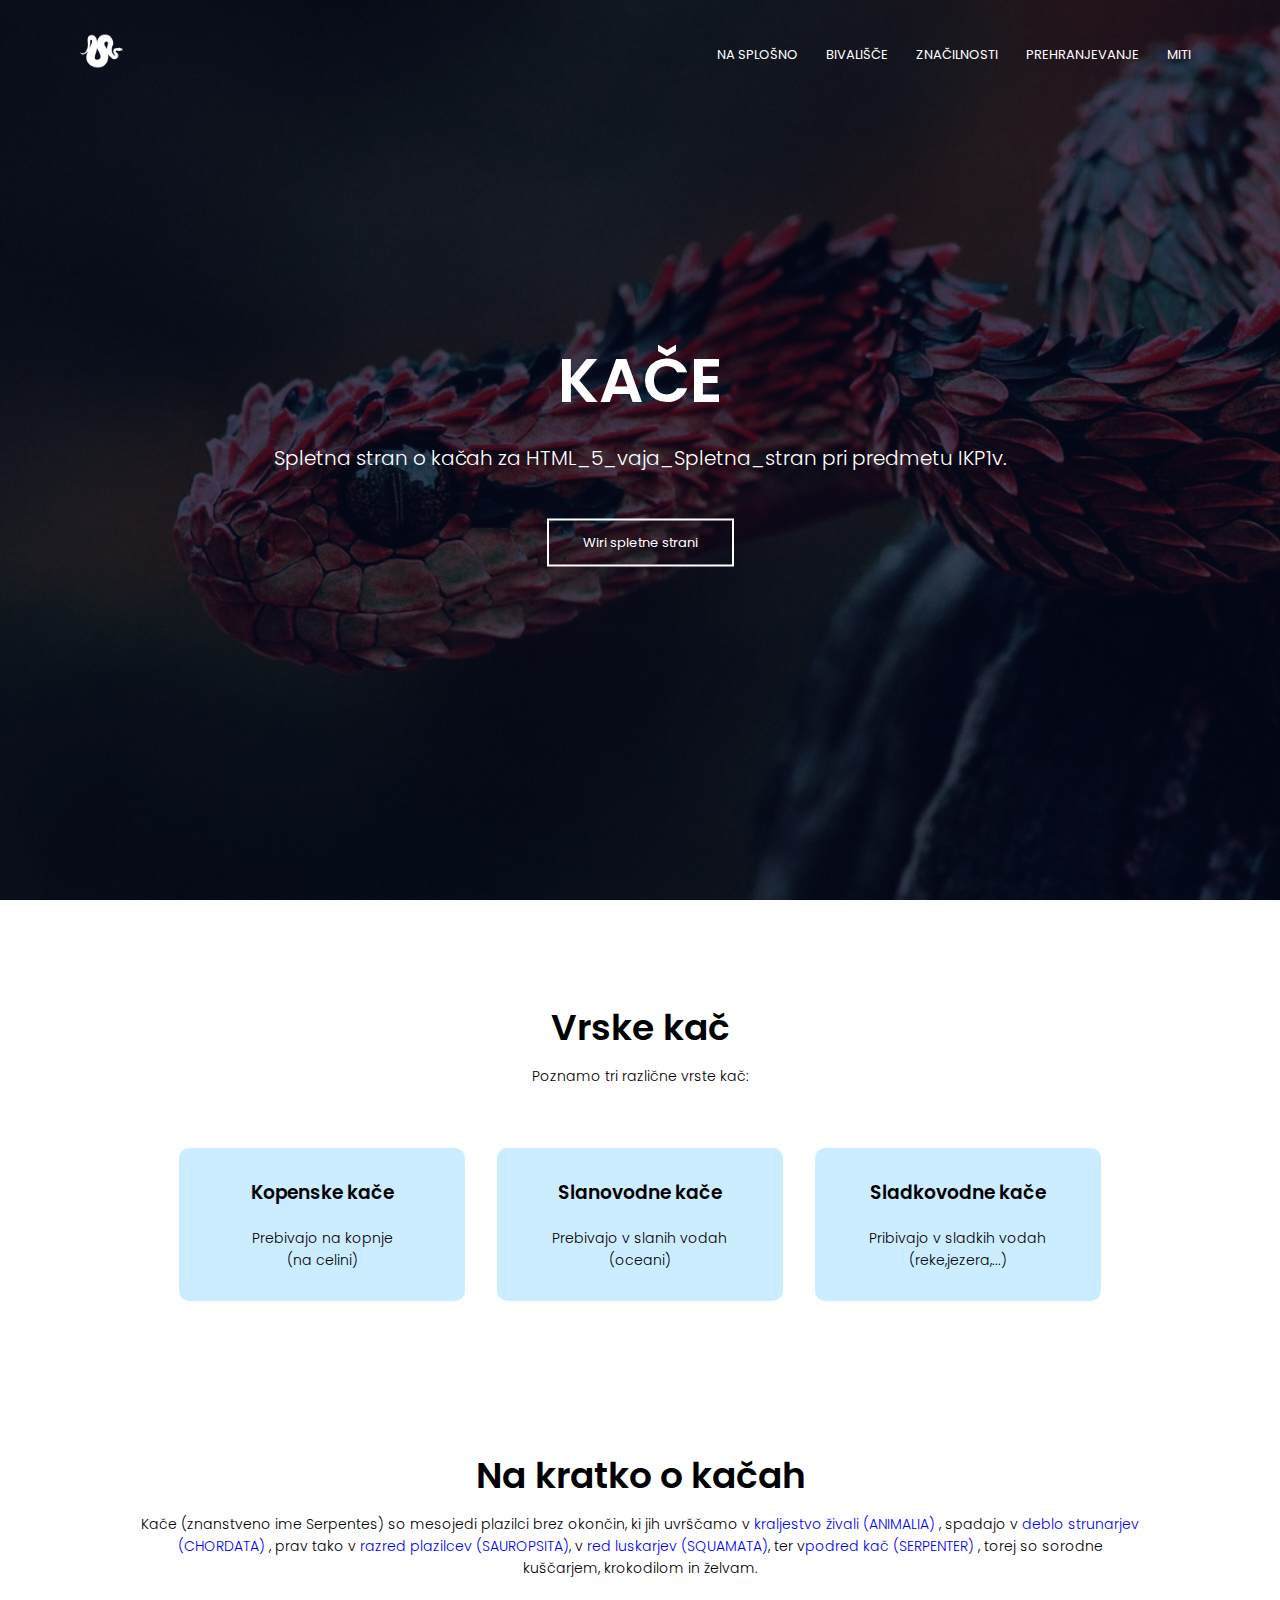
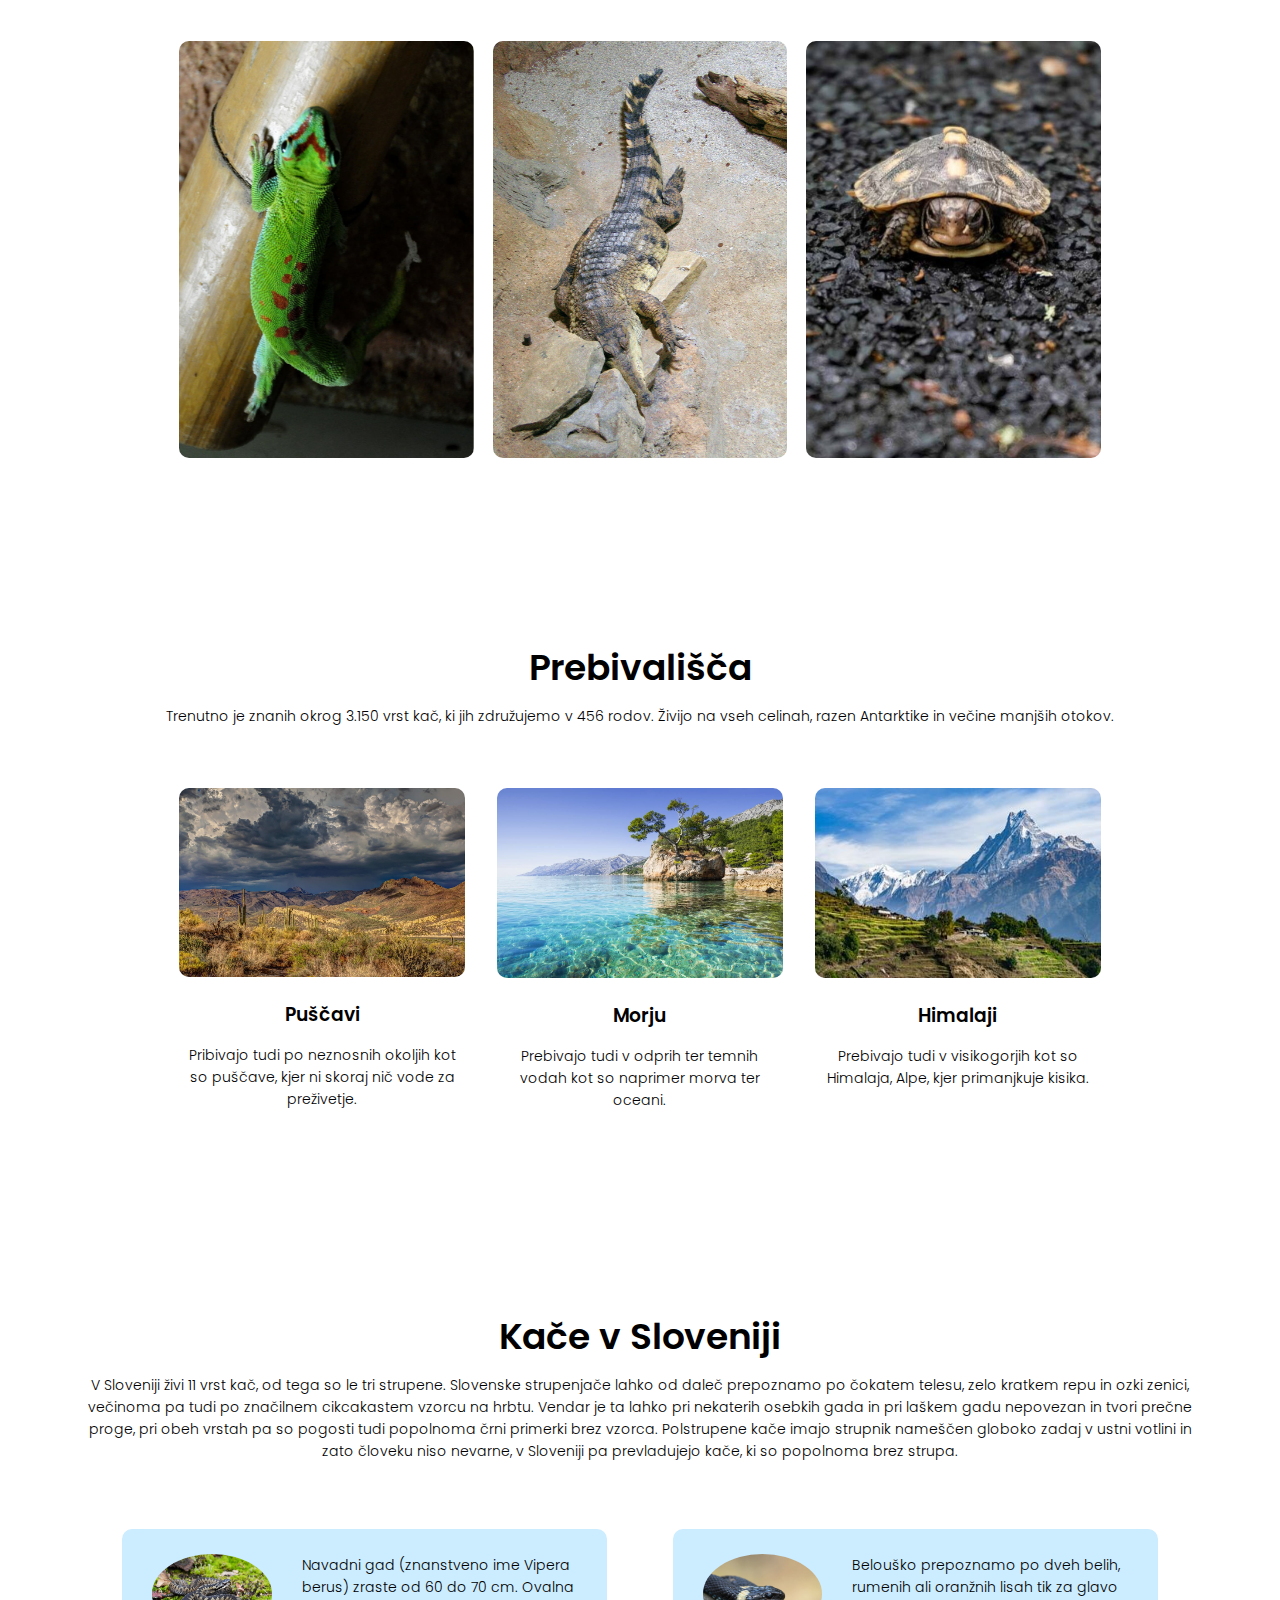
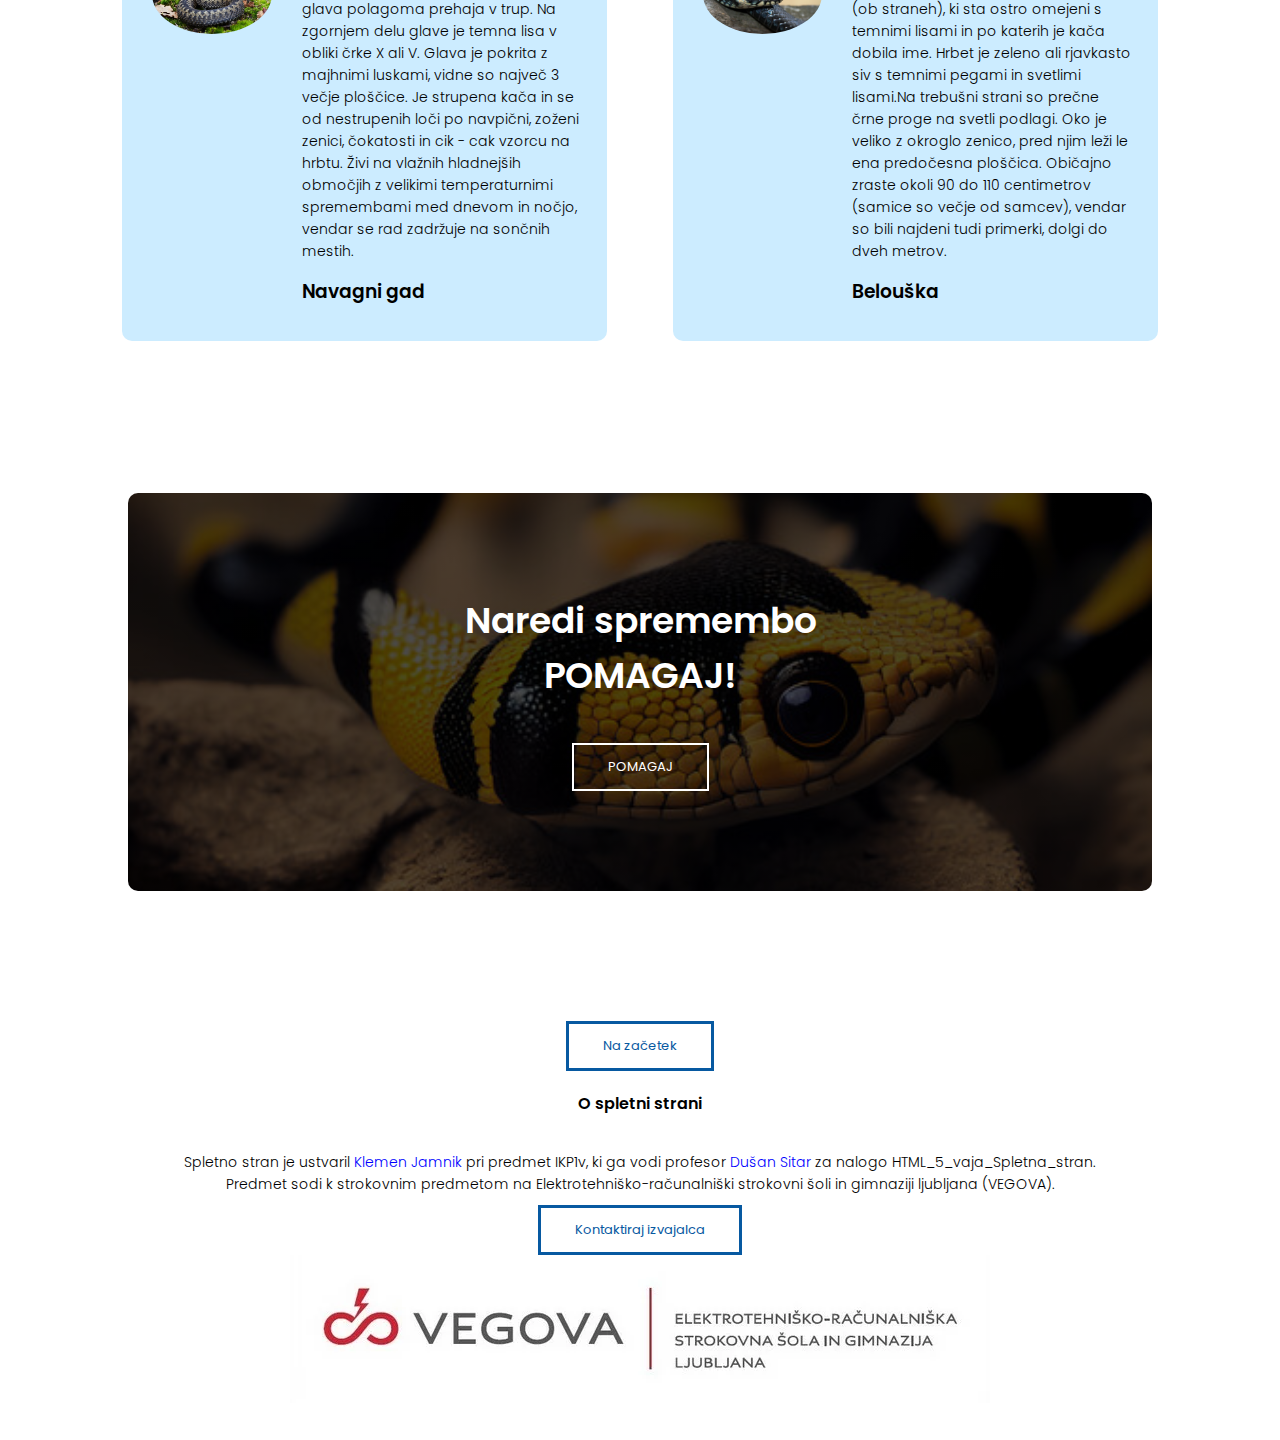
<file: index.html>
<!DOCTYPE html>
<html>
  <head>
    <meta  name="viewport" content="with=device-width, initial-scale=1.0">
    <title>Snakes</title>
    <link rel="icon" type="image/x-icon" href="2.png">
    <link rel="stylesheet" href="style.css">
    <link rel="preconnect" href="https://fonts.googleapis.com">
<link rel="preconnect" href="https://fonts.gstatic.com" crossorigin>
<link href="https://fonts.googleapis.com/css2?family=Poppins:wght@200;300;400;600;700&display=swap" rel="stylesheet">
  </head>
  <body>
  <Section class="header">
    <nav>
        <a href="index.html"><img src="2.png"></a>
        <div class="nav-links">
          <ul>
            <li><a href="index.html">NA SPLOŠNO</a></li>
            <li><a href="bivališče.html">BIVALIŠČE</a></li>
            <li><a href="značilnosti.html">ZNAČILNOSTI</a></li>
            <li><a href="prehranjevanje.html">PREHRANJEVANJE</a></li>
            <li><a href="miti.html">MITI</a></li>
          </ul>
        </div>
    </nav>  
   <div class="text-box">
      <h1 id="kače">KAČE</h1>
      <p>Spletna stran o kačah za HTML_5_vaja_Spletna_stran pri predmetu IKP1v.
      </p>
      <a href="https://sl.wikipedia.org/wiki/Ka%C4%8De" class="hero-btn" target="_blank">Wiri spletne strani</a>

   </div>

  </Section>  

  <!------ vrstekač ------->

  <section class="course">
    <h1>Vrske kač</h1>
    <p>Poznamo tri različne vrste kač:</p>

    <div class="row">
      <div class="course-col">
        <h3>Kopenske kače</h3>
        <p>Prebivajo na kopnje <br>(na celini)</p>
      </div>
      <div class="course-col">
        <h3>Slanovodne kače</h3>
        <p>Prebivajo v slanih vodah <br>(oceani)</p>
      </div>
      <div class="course-col">
        <h3>Sladkovodne kače</h3>
        <p>Pribivajo v sladkih vodah <br>(reke,jezera,...)</p>
      </div>
    </div>
    
  </section>

  <!------campus------->

  <section class="campus">
    <h1>Na kratko  o kačah</h12>
    <p>Kače (znanstveno ime Serpentes) so mesojedi plazilci brez okončin, ki jih uvrščamo v  <span>kraljestvo živali (ANIMALIA)</span> , spadajo v <span>deblo strunarjev (CHORDATA)</span> , prav tako v <span>razred plazilcev (SAUROPSITA)</span>, v <span>red luskarjev (SQUAMATA)</span>, ter v<span>podred kač (SERPENTER)</span> , torej so sorodne kuščarjem, krokodilom in želvam.</p>

    <div class="row">
      <div class="campus-col">
        <img src="3.png">
        <div class="layer">
          <h3>Kuščarjem</h3>
        </div>
      </div>
      <div class="campus-col">
        <img src="4.png">
        <div class="layer">
          <h3>Krokodilom</h3>
        </div>
      </div>
      <div class="campus-col">
        <img src="5.png">
        <div class="layer">
          <h3>Želvam</h3>
        </div>
      </div>
    </div>

  </section>

<!------ Facilities ------>

  <section class="facilities">
    <h1>Prebivališča</h1>
    <p>Trenutno je znanih okrog 3.150 vrst kač, ki jih združujemo v 456 rodov. Živijo na vseh celinah, razen Antarktike in večine manjših otokov.</p>

    <div class="row">
      <div class="facilities-col">
        <img src="7.png">
        <h3>Puščavi</h3>
        <p>Pribivajo tudi po neznosnih okoljih kot so puščave, kjer ni skoraj nič vode  za preživetje. </p>
      </div>
      <div class="facilities-col">
        <img src="6.png">
        <h3>Morju</h3>
        <p>Prebivajo tudi v odprih ter temnih vodah kot so naprimer morva ter oceani.</p>
      </div>
      <div class="facilities-col">
        <img src="8.jpeg">
        <h3>Himalaji</h3>
        <p>Prebivajo tudi v visikogorjih kot so Himalaja, Alpe, kjer primanjkuje kisika.</p>
      </div>
    </div>

  </section>

<!------- testimonials ----->

<section class="testimonials">
  <h1>Kače v Sloveniji</h1>
  <p>V Sloveniji živi 11 vrst kač, od tega so le tri strupene. Slovenske strupenjače lahko od daleč prepoznamo po čokatem telesu, zelo kratkem repu in ozki zenici, večinoma pa tudi po značilnem cikcakastem vzorcu na hrbtu. Vendar je ta lahko pri nekaterih osebkih gada in pri laškem gadu nepovezan in tvori prečne proge, pri obeh vrstah pa so pogosti tudi popolnoma črni primerki brez vzorca. Polstrupene kače imajo strupnik nameščen globoko zadaj v ustni votlini in zato človeku niso nevarne, v Sloveniji pa prevladujejo kače, ki so popolnoma brez strupa. </p>

<div class="row">
  <div class="testimonial-col">
    <img src="9.jpg">
    <div>
      <p>Navadni gad (znanstveno ime Vipera berus) zraste od 60 do 70 cm. Ovalna glava polagoma prehaja v trup. Na zgornjem delu glave je temna lisa v obliki črke X ali V. Glava je pokrita z majhnimi luskami, vidne so največ 3 večje ploščice. Je strupena kača in se od nestrupenih loči po navpični, zoženi zenici, čokatosti in cik - cak vzorcu na hrbtu. Živi na vlažnih hladnejših območjih z velikimi temperaturnimi spremembami med dnevom in nočjo, vendar se rad zadržuje na sončnih mestih.</p>
      <h3>Navagni gad</h3>
    </div>
  </div>
  <div class="testimonial-col">
    <img src="10.jpg">
    <div>
      <p>Belouško prepoznamo po dveh belih, rumenih ali oranžnih lisah tik za glavo (ob straneh), ki sta ostro omejeni s temnimi lisami in po katerih je kača dobila ime. Hrbet je zeleno ali rjavkasto siv s temnimi pegami in svetlimi lisami.Na trebušni strani so prečne črne proge na svetli podlagi. Oko je veliko z okroglo zenico, pred njim leži le ena predočesna ploščica. Običajno zraste okoli 90 do 110 centimetrov (samice so večje od samcev), vendar so bili najdeni tudi primerki, dolgi do dveh metrov.</p>
      <h3>Belouška</h3>
    </div>
  </div>
</div>

</section>

<!------- cal to action ------>

<section class="cta">
  <h1>Naredi spremembo <br>POMAGAJ!</h1>
  <a href="https://www.snakes.ngo/how-to-help-snakes/" class="hero-btn" target="_blank">POMAGAJ</a>
</section>

<!------- footer------>

<section class="footer">

  <a href="#kače" class="hero-btn red-btn">Na začetek</a>
  <h4>O spletni strani</h4>
  <p>Spletno stran je ustvaril <span>Klemen Jamnik</span> pri predmet IKP1v, ki ga vodi profesor <span>Dušan Sitar</span> za nalogo HTML_5_vaja_Spletna_stran. <br>Predmet sodi k strokovnim predmetom na Elektrotehniško-računalniški strokovni šoli in gimnaziji ljubljana (VEGOVA).</p>
  <a href="mailto:info.kjwebsite@gmail.com" class="hero-btn red-btn" target="_blank">Kontaktiraj izvajalca</a>

  <div class="icons">
    <img src="12.webp">
  </div>

</section>

  </body>
</html>
</file>
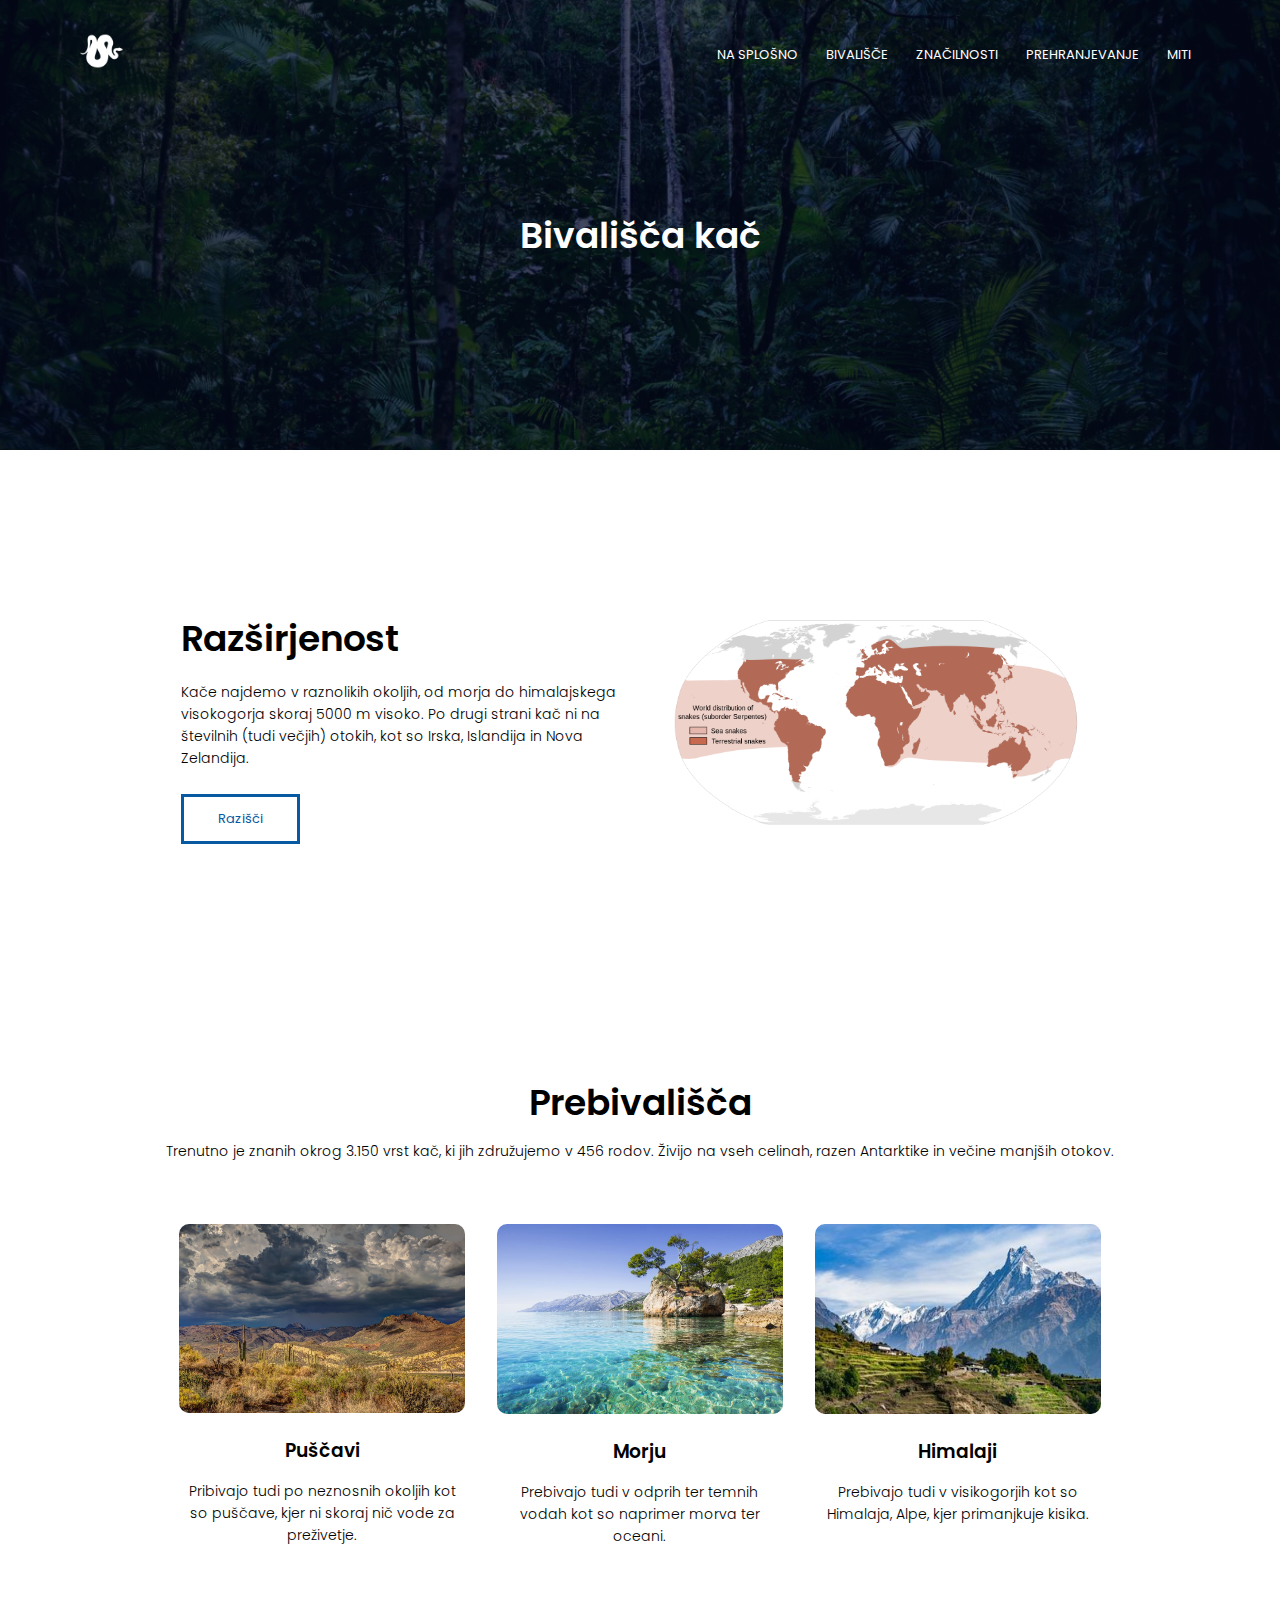
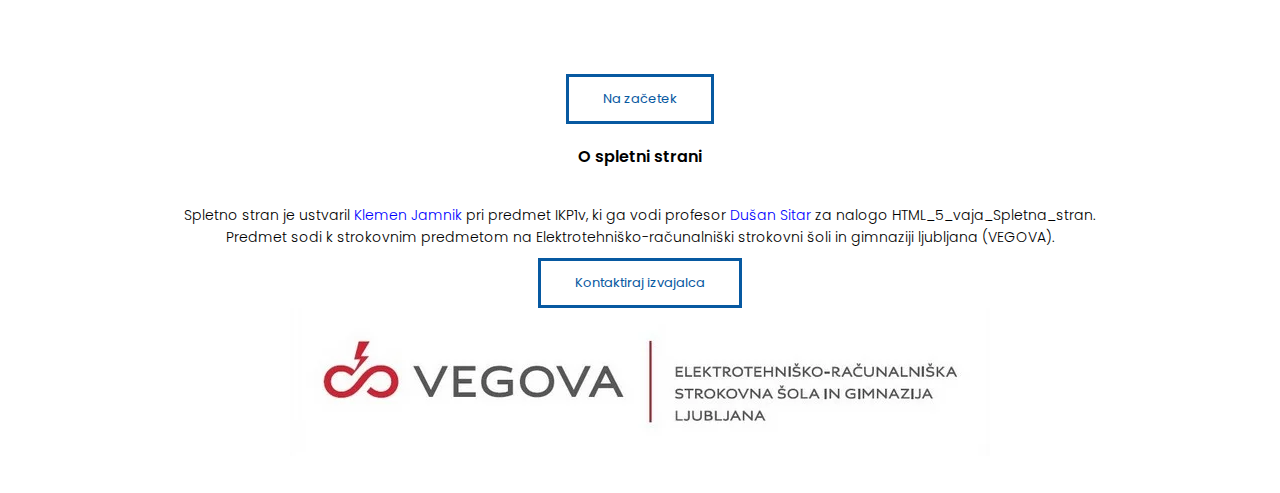
<file: bivališče.html>
<!DOCTYPE html>
<html>
  <head>
    <meta  name="viewport" content="with=device-width, initial-scale=1.0">
    <title>Snakes</title>
    <link rel="icon" type="image/x-icon" href="2.png">
    <link rel="stylesheet" href="style.css">
    <link rel="preconnect" href="https://fonts.googleapis.com">
<link rel="preconnect" href="https://fonts.gstatic.com" crossorigin>
<link href="https://fonts.googleapis.com/css2?family=Poppins:wght@200;300;400;600;700&display=swap" rel="stylesheet">
  </head>
  <body>

  <section class="sub-header">
    <nav>
        <a href="index.html"><img src="2.png"></a>
        <div class="nav-links" id="navLinks">
          <ul>
            <li><a href="index.html">NA SPLOŠNO</a></li>
            <li><a href="bivališče.html">BIVALIŠČE</a></li>
            <li><a href="značilnosti.html">ZNAČILNOSTI</a></li>
            <li><a href="prehranjevanje.html">PREHRANJEVANJE</a></li>
            <li><a href="miti.html">MITI</a></li>
          </ul>
        </div>
    </nav>  
    <h1 id="bivališče">Bivališča kač</h1>

 </section>  

<!------- bivališča kač vsebina ------->

<section class="about-us">
  <div class="row">
    <div class="about-col">
      <h1>Razširjenost</h1>
      <p>Kače najdemo v raznolikih okoljih, od morja do himalajskega visokogorja skoraj 5000 m visoko. Po drugi strani kač ni na številnih (tudi večjih) otokih, kot so Irska, Islandija in Nova Zelandija.</p>
      <a href="8433.pdf" class="hero-btn red-btn" target="_blank">Razišči</a>
    </div>
    <div class="about-col">
      <img src="zemljevid_kač.png">
    </div>
  </div>

</section>

<!------Prebivališča------->

<section class="facilities">
  <h1>Prebivališča</h1>
  <p>Trenutno je znanih okrog 3.150 vrst kač, ki jih združujemo v 456 rodov. Živijo na vseh celinah, razen Antarktike in večine manjših otokov.</p>

  <div class="row">
    <div class="facilities-col">
      <img src="7.png">
      <h3>Puščavi</h3>
      <p>Pribivajo tudi po neznosnih okoljih kot so puščave, kjer ni skoraj nič vode  za preživetje. </p>
    </div>
    <div class="facilities-col">
      <img src="6.png">
      <h3>Morju</h3>
      <p>Prebivajo tudi v odprih ter temnih vodah kot so naprimer morva ter oceani.</p>
    </div>
    <div class="facilities-col">
      <img src="8.jpeg">
      <h3>Himalaji</h3>
      <p>Prebivajo tudi v visikogorjih kot so Himalaja, Alpe, kjer primanjkuje kisika.</p>
    </div>
  </div>

</section>

<!------- footer------>

<section class="footer">

  <a href="#bivališče" class="hero-btn red-btn">Na začetek</a>
  <h4>O spletni strani</h4>
  <p>Spletno stran je ustvaril <span>Klemen Jamnik</span> pri predmet IKP1v, ki ga vodi profesor <span>Dušan Sitar</span> za nalogo HTML_5_vaja_Spletna_stran. <br>Predmet sodi k strokovnim predmetom na Elektrotehniško-računalniški strokovni šoli in gimnaziji ljubljana (VEGOVA).</p>
  <a href="mailto:info.kjwebsite@gmail.com" class="hero-btn red-btn" target="_blank">Kontaktiraj izvajalca</a>

  <div class="icons">
    <img src="12.webp">
  </div>

</section>

  </body>
</html>
</file>
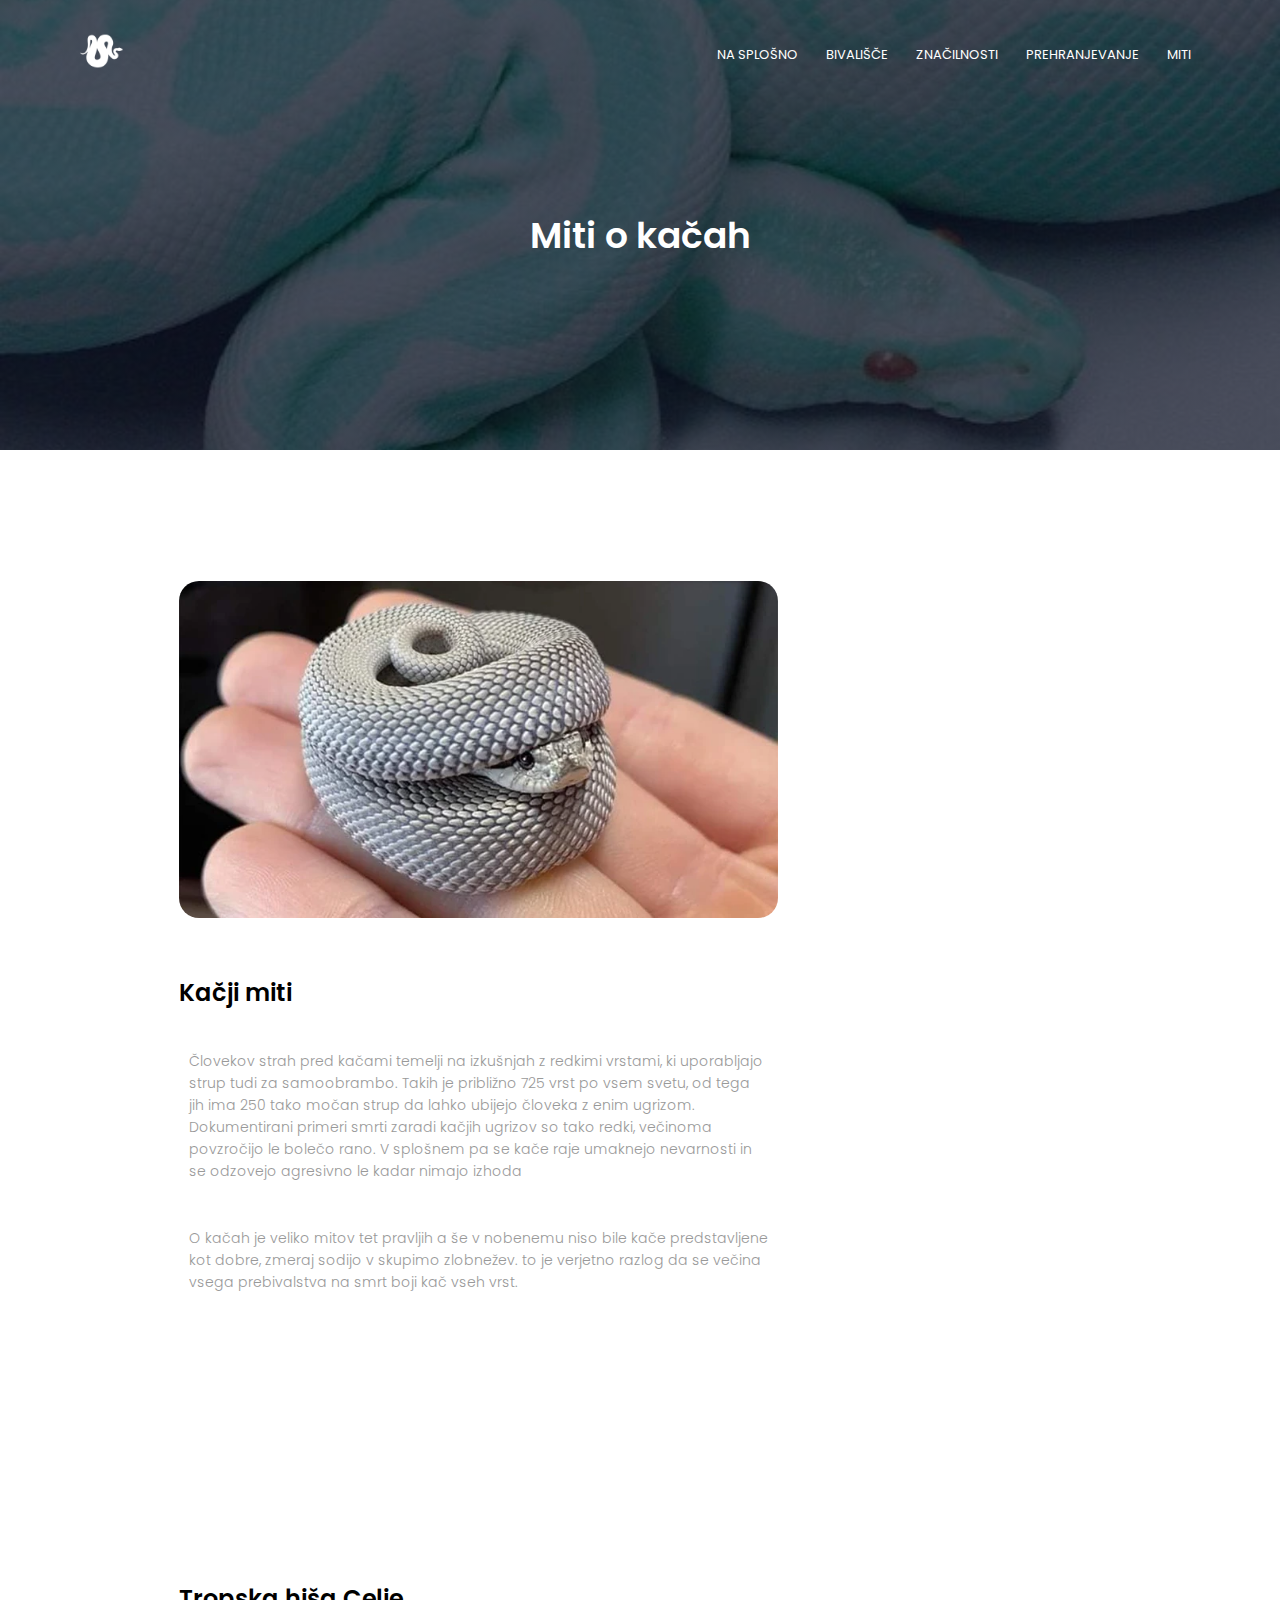
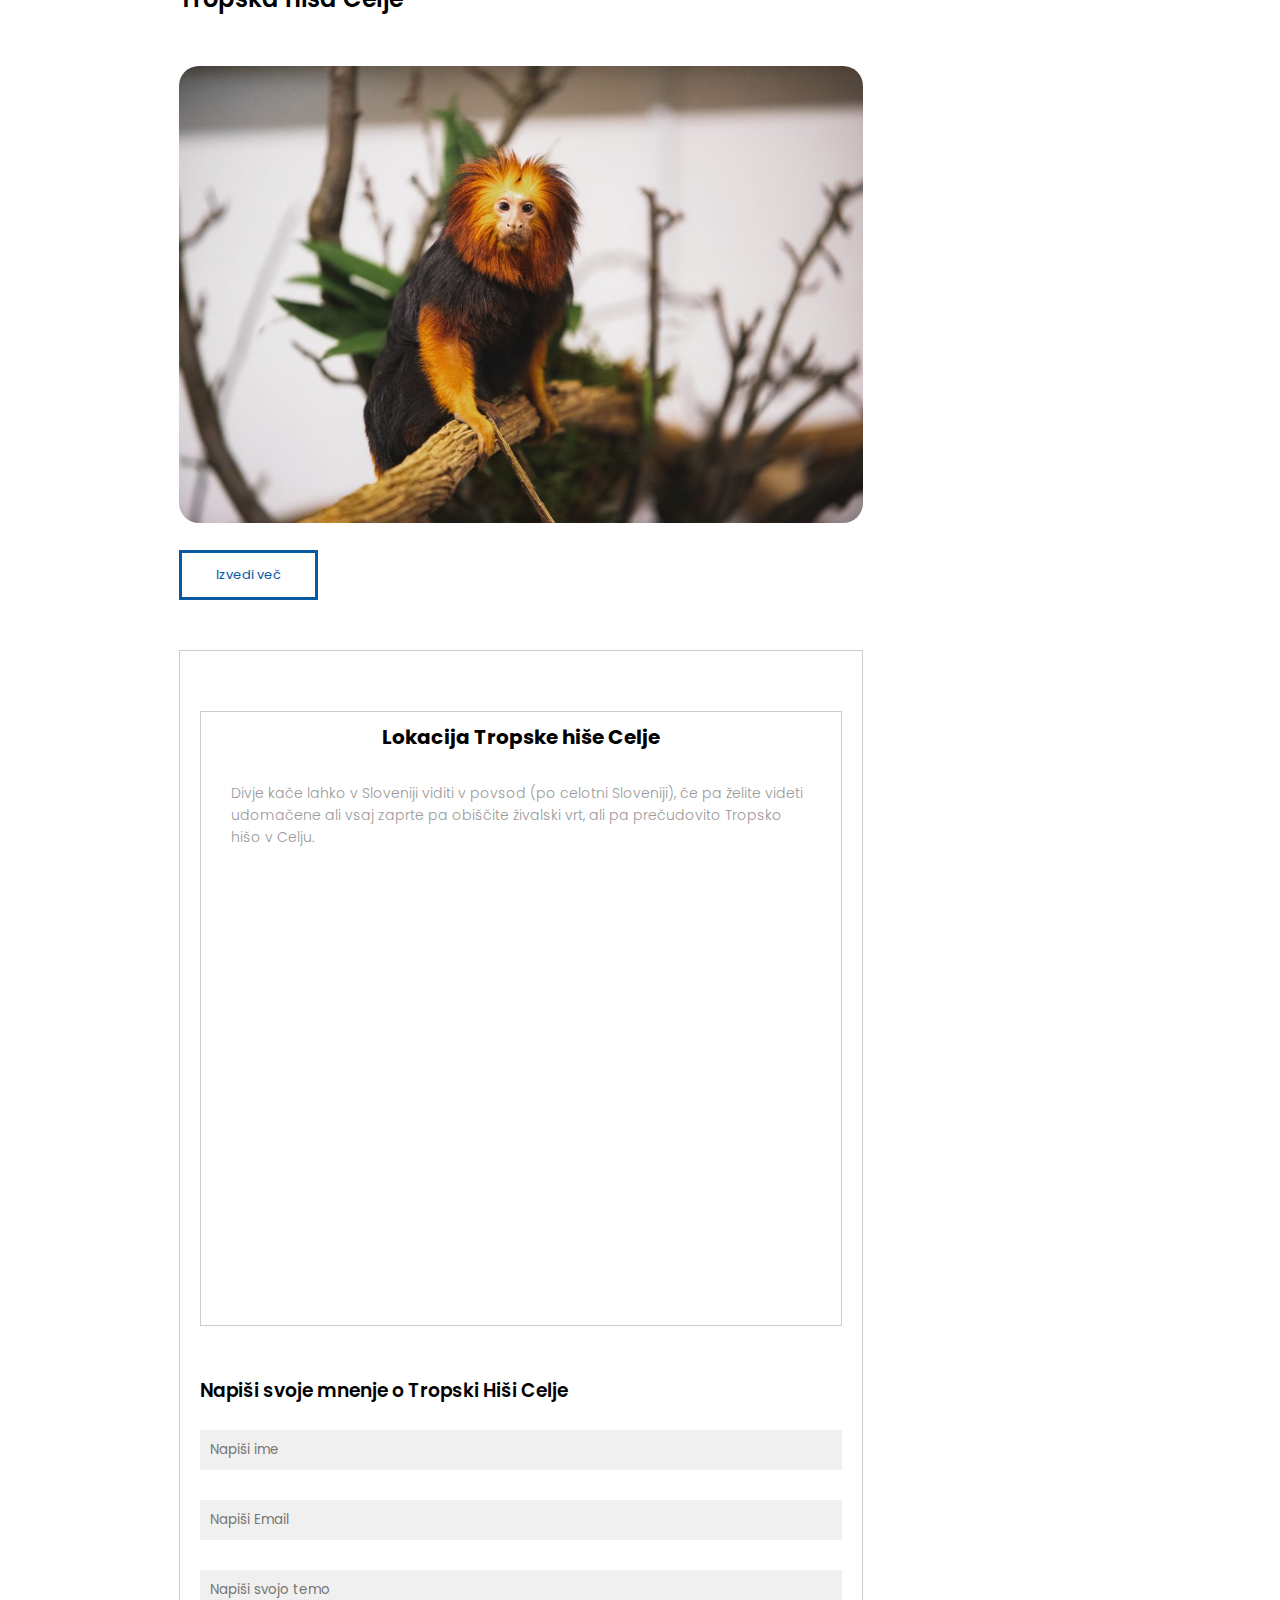
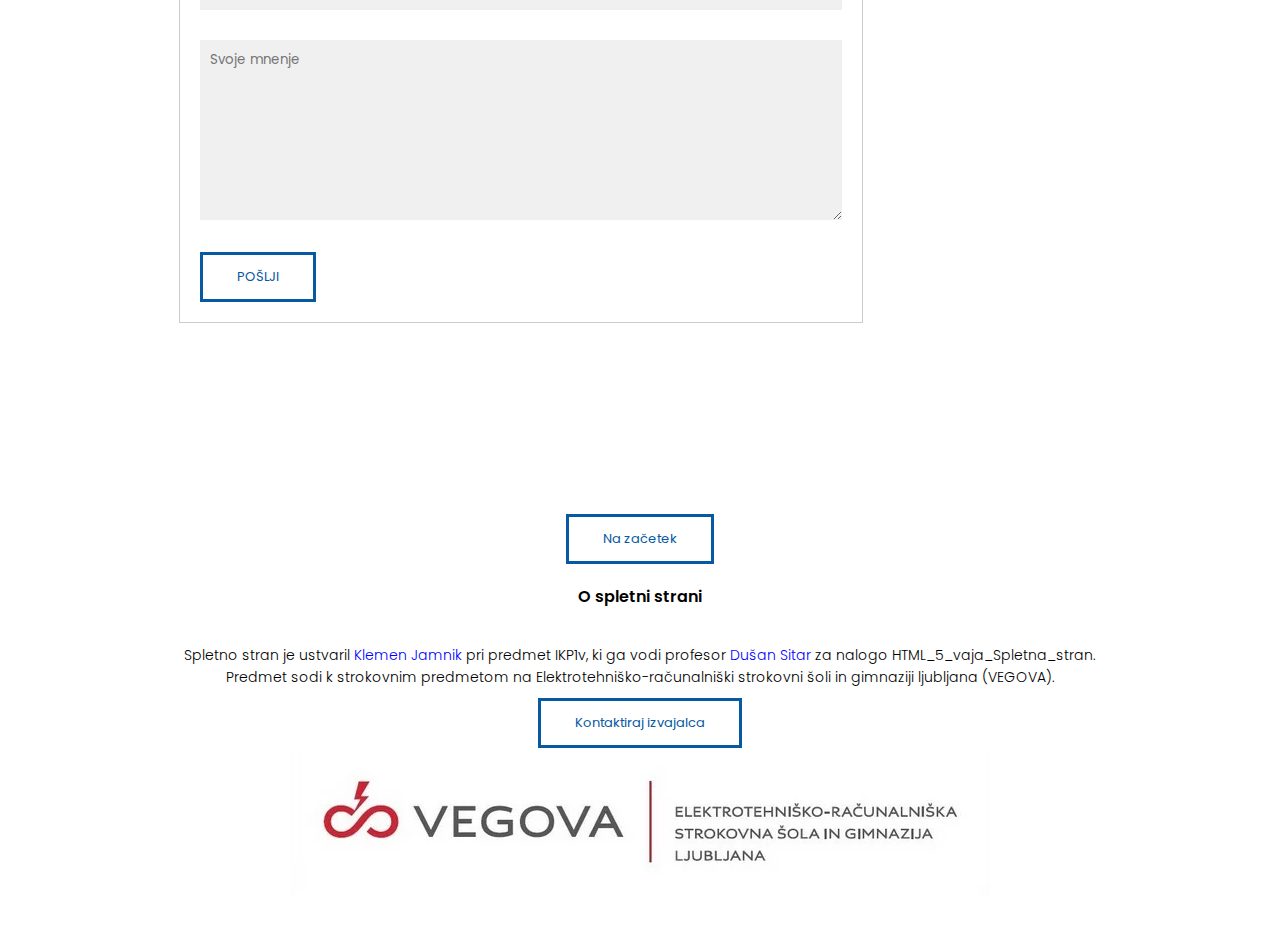
<file: miti.html>
<!DOCTYPE html>
<html>
  <head>
    <meta  name="viewport" content="with=device-width, initial-scale=1.0">
    <title>Snakes</title>
    <link rel="icon" type="image/x-icon" href="2.png">
    <link rel="stylesheet" href="style.css">
    <link rel="preconnect" href="https://fonts.googleapis.com">
<link rel="preconnect" href="https://fonts.gstatic.com" crossorigin>
<link href="https://fonts.googleapis.com/css2?family=Poppins:wght@200;300;400;600;700&display=swap" rel="stylesheet">
  </head>
  <body>

  <section class="miti-header">
    <nav>
        <a href="index.html"><img src="2.png"></a>
        <div class="nav-links" id="navLinks">
          <ul>
            <li><a href="index.html">NA SPLOŠNO</a></li>
            <li><a href="bivališče.html">BIVALIŠČE</a></li>
            <li><a href="značilnosti.html">ZNAČILNOSTI</a></li>
            <li><a href="prehranjevanje.html">PREHRANJEVANJE</a></li>
            <li><a href="miti.html">MITI</a></li>
          </ul>
        </div>
    </nav>  
    <h1 id="miti">Miti o kačah</h1>

 </section>  

<!-------prehranjevanje------->

<section class="prehranjevanje">

  <div class="row">
    <div class="besedilo-left">
      <img src="14.png">
      <h2>Kačji miti</h2>
      <p>Človekov strah pred kačami temelji na izkušnjah z redkimi vrstami, ki uporabljajo strup tudi za samoobrambo. Takih je približno 725 vrst po vsem svetu, od tega jih ima 250 tako močan strup da lahko ubijejo človeka z enim ugrizom. Dokumentirani primeri smrti zaradi kačjih ugrizov so tako redki, večinoma povzročijo le bolečo rano. V splošnem pa se kače raje umaknejo nevarnosti in se odzovejo agresivno le kadar nimajo izhoda</p> 
      <br>
      <p>O kačah je veliko mitov tet pravljih a še v nobenemu niso bile kače predstavljene kot dobre, zmeraj sodijo v skupimo zlobnežev. to je verjetno razlog da se večina vsega prebivalstva na smrt boji kač vseh vrst.</p>
      <br>
      
     
    </div>
  </div>

</section>

<!------svoje mnenje------>

<section class="prehranjevanje">

  <div class="row">
    <div class="besedilo-left">
      
      <h2>Tropska hiša Celje</h2>
      <img class="tropska-hiša" src="tropska-haša.jpg">


      <a href="https://tropskahisa.si/" class="hero-btn red-btn" target="_blank">Izvedi več</a>
      <div class="comment-box">

        <div class="comment-box">


          <!-------zemljevid------>
  
          <section class="location">
  
            
            <h5>Lokacija Tropske hiše Celje</h5>
            <p>Divje kače lahko v Sloveniji viditi v povsod (po celotni Sloveniji), če pa želite videti udomačene ali vsaj zaprte pa obiščite živalski vrt, ali pa prečudovito Tropsko hišo v Celju.</p>
            <iframe src="https://www.google.com/maps/embed?pb=!1m18!1m12!1m3!1d20445.59280631819!2d15.260477035116624!3d46.22422779779825!2m3!1f0!2f0!3f0!3m2!1i1024!2i768!4f13.1!3m3!1m2!1s0x4765715e7339c3e7%3A0x6841b79b14a246e6!2sTropska%20hi%C5%A1a!5e0!3m2!1ssl!2ssi!4v1677500339015!5m2!1ssl!2ssi" width="600" height="450" style="border:0;" allowfullscreen="" loading="lazy" referrerpolicy="no-referrer-when-downgrade"></iframe>
  
          </section>
  
  
        </div>

        <h3>Napiši svoje mnenje o Tropski Hiši Celje</h3>
      
        <form class="mnenje">
          <form action="form-handler.php" method="post">
            <input type="text" name="name" placeholder="Napiši ime">
            <input type="email" name="email" placeholder="Napiši Email">
            <input type="text" name="subject" placeholder="Napiši svojo temo" required>
            <textarea rows="8" name="message" placeholder="Svoje mnenje"></textarea>
            <button type="submit" class="hero-btn red-btn">POŠLJI</button>
          </form>
        </form>
      
      </div>
    </div>
  </div>

</section>

<!------- footer------>

<section class="footer">
  <a href="#miti" class="hero-btn red-btn">Na začetek</a>
  <h4>O spletni strani</h4>
  <p>Spletno stran je ustvaril <span>Klemen Jamnik</span> pri predmet IKP1v, ki ga vodi profesor <span>Dušan Sitar</span> za nalogo HTML_5_vaja_Spletna_stran. <br>Predmet sodi k strokovnim predmetom na Elektrotehniško-računalniški strokovni šoli in gimnaziji ljubljana (VEGOVA).</p>
  <a href="mailto:info.kjwebsite@gmail.com" class="hero-btn red-btn" target="_blank">Kontaktiraj izvajalca</a>

  <div class="icons">
    <img src="12.webp">
  </div>

</section>

  </body>
</html>
</file>
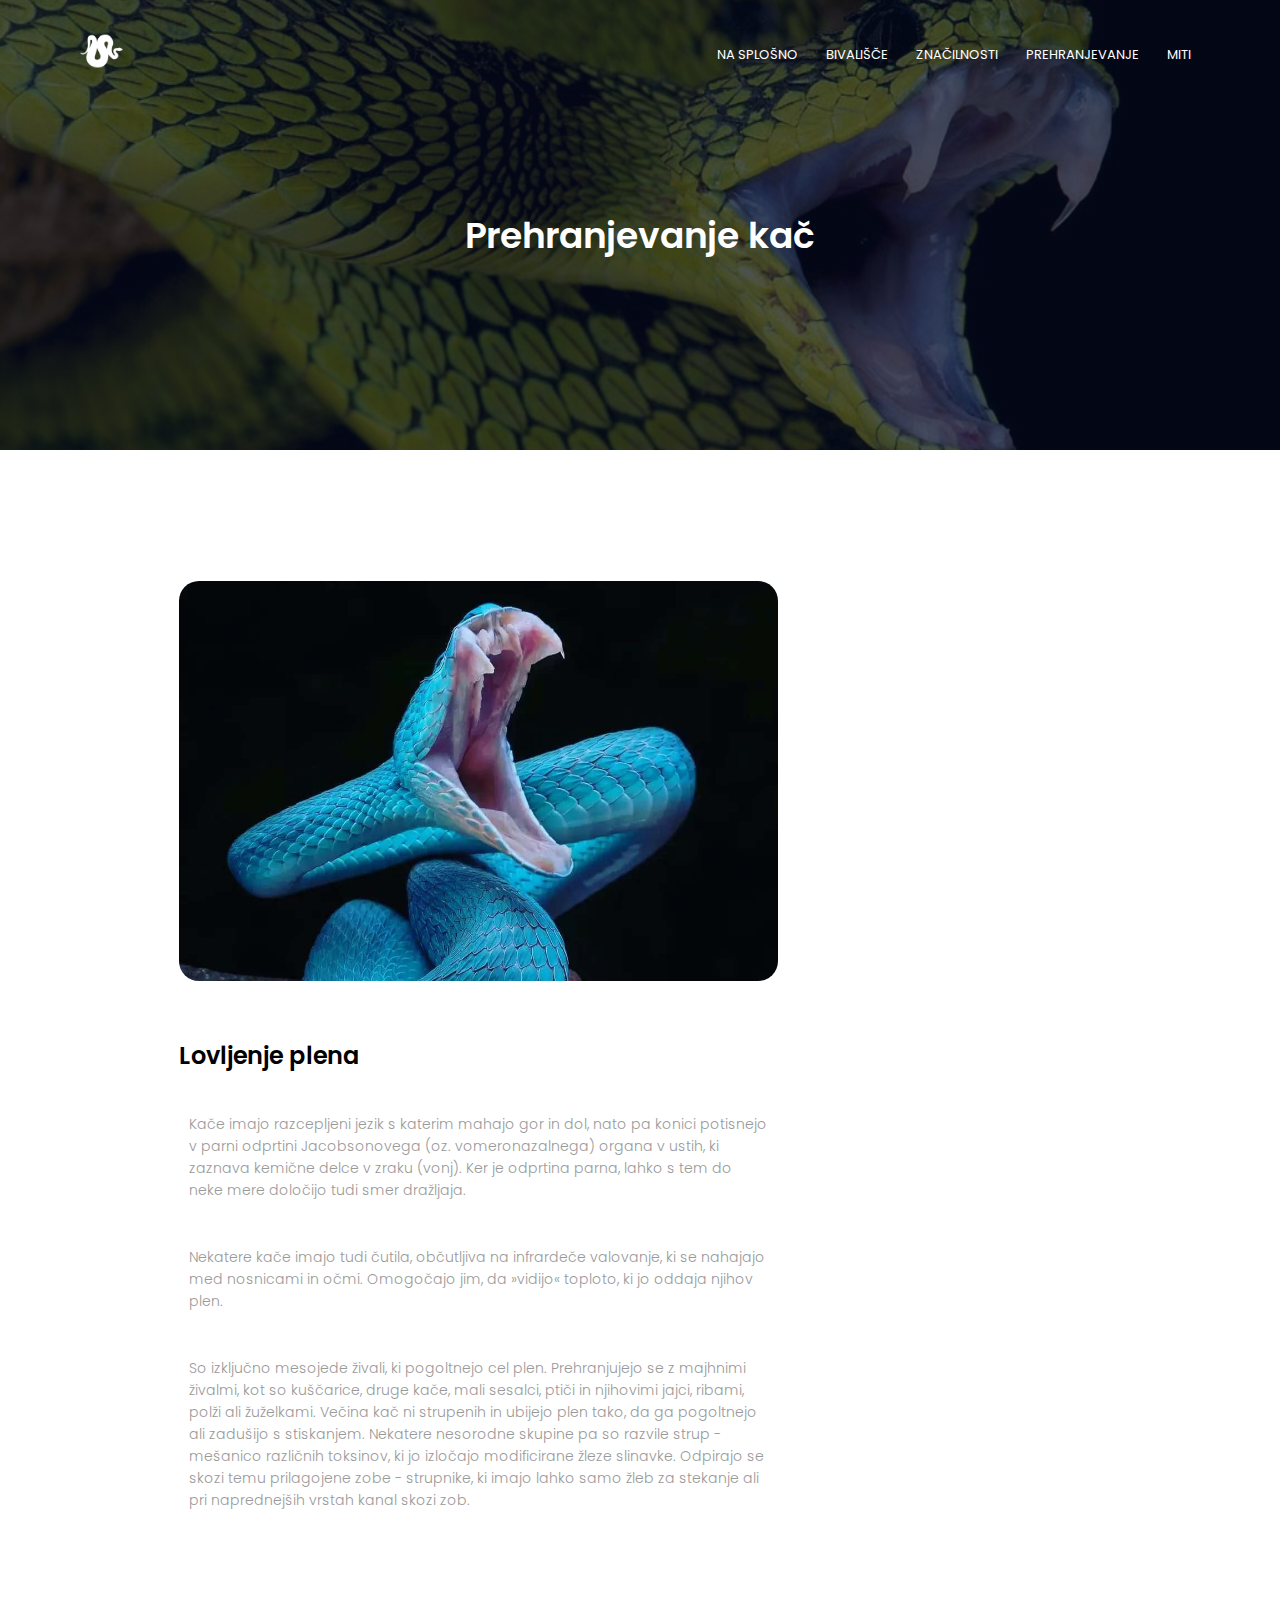
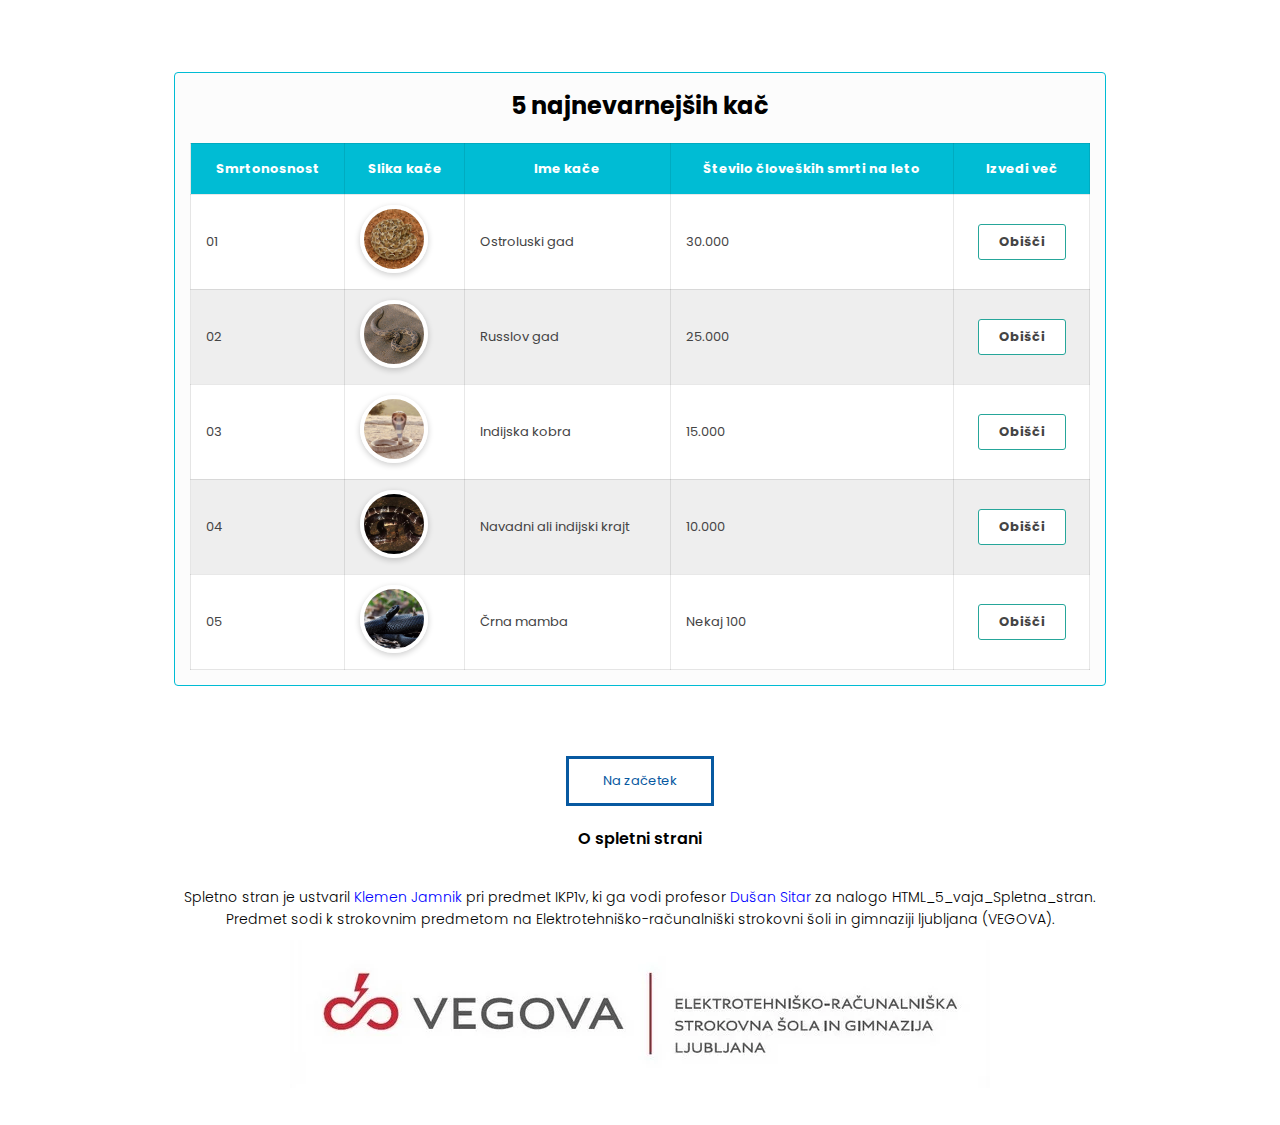
<file: prehranjevanje.html>
<!DOCTYPE html>
<html>
  <head>
    <meta  name="viewport" content="with=device-width, initial-scale=1.0">
    <title>Snakes</title>
    <link rel="icon" type="image/x-icon" href="2.png">
    <link rel="stylesheet" href="style.css">
    <link rel="preconnect" href="https://fonts.googleapis.com">
<link rel="preconnect" href="https://fonts.gstatic.com" crossorigin>
<link href="https://fonts.googleapis.com/css2?family=Poppins:wght@200;300;400;600;700&display=swap" rel="stylesheet">
  </head>
  <body>

  <section class="pre-header">
    <nav>
        <a href="index.html"><img src="2.png"></a>
        <div class="nav-links" id="navLinks">
          <ul>
            <li><a href="index.html">NA SPLOŠNO</a></li>
            <li><a href="bivališče.html">BIVALIŠČE</a></li>
            <li><a href="značilnosti.html">ZNAČILNOSTI</a></li>
            <li><a href="prehranjevanje.html">PREHRANJEVANJE</a></li>
            <li><a href="miti.html">MITI</a></li>
          </ul>
        </div>
    </nav>  
    <h1 id="prehranjevanje">Prehranjevanje kač</h1>

 </section>  

<!-------prehranjevanje------->

<section class="prehranjevanje">

  <div class="row">
    <div class="besedilo-left">
      <img src="13.jpg">
      <h2>Lovljenje plena</h2>
      <p>Kače imajo razcepljeni jezik s katerim mahajo gor in dol, nato pa konici potisnejo v parni odprtini Jacobsonovega (oz. vomeronazalnega) organa v ustih, ki zaznava kemične delce v zraku (vonj). Ker je odprtina parna, lahko s tem do neke mere določijo tudi smer dražljaja.</p> 
      <br>
      <p>Nekatere kače imajo tudi čutila, občutljiva na infrardeče valovanje, ki se nahajajo med nosnicami in očmi. Omogočajo jim, da »vidijo« toploto, ki jo oddaja njihov plen.</p>
      <br>
      <p>So izključno mesojede živali, ki pogoltnejo cel plen. Prehranjujejo se z majhnimi živalmi, kot so kuščarice, druge kače, mali sesalci, ptiči in njihovimi jajci, ribami, polži ali žuželkami. Večina kač ni strupenih in ubijejo plen tako, da ga pogoltnejo ali zadušijo s stiskanjem. Nekatere nesorodne skupine pa so razvile strup - mešanico različnih toksinov, ki jo izločajo modificirane žleze slinavke. Odpirajo se skozi temu prilagojene zobe - strupnike, ki imajo lahko samo žleb za stekanje ali pri naprednejših vrstah kanal skozi zob.</p>
    </div>
  </div>

</section>

<!-------tabele------->

<section class="tabela">
  <div class="tabela_vrst">
    <h2>5 najnevarnejših kač​</h2>
    <table>
      <thead>
        <tr>
          <th>Smrtonosnost</th>
          <th>Slika kače</th>
          <th>Ime kače</th>
          <th>Število človeških smrti na leto</th>
          <th>Izvedi več</th>
        </tr>
      </thead>
      <tbody>

        <tr>
          <td>01</td>
          <td>
            <img src="kača01.jpg">
          </td>
          <td>Ostroluski gad</td>
          <td>30.000</td>
          <td>
            <span class="action_btn">
              <a href="https://en.wikipedia.org/wiki/Echis_carinatus" target="_blank">Obišči</a>
            </span>
          </td>
        </tr>

        <tr>
          <td>02</td>
          <td>
            <img src="kača02.jpg">
          </td>
          <td>Russlov gad</td>
          <td>25.000</td>
          <td>
            <span class="action_btn">
              <a href="https://en.wikipedia.org/wiki/Russell%27s_viper" target="_blank">Obišči</a>
            </span>
          </td>
        </tr>

        
        <tr>
          <td>03</td>
          <td>
            <img src="kača03.jpg">
          </td>
          <td>Indijska kobra</td>
          <td>15.000</td>
          <td>
            <span class="action_btn">
              <a href="https://en.wikipedia.org/wiki/Indian_cobra" target="_blank">Obišči</a>
            </span>
          </td>
        </tr>

        <tr>
          <td>04</td>
          <td>
            <img src="kača04.jpg">
          </td>
          <td>Navadni ali indijski
            krajt</td>
          <td>10.000</td>
          <td>
            <span class="action_btn">
              <a href="https://en.wikipedia.org/wiki/Common_krait" target="_blank">Obišči</a>
            </span>
          </td>
        </tr>

        <tr>
          <td>05</td>
          <td>
            <img src="kača05.jpg">
          </td>
          <td>Črna mamba</td>
          <td>Nekaj
            100</td>
          <td>
            <span class="action_btn">
              <a href="https://sl.wikipedia.org/wiki/%C4%8Crna_mamba" target="_blank">Obišči</a>
            </span>
          </td>
        </tr>


      </tbody>
    </table>
  </div>
</section>

<!--------svoje mnenje------->



<!------- footer------>

<section class="footer">
  <a href="#prehranjevanje" class="hero-btn red-btn">Na začetek</a>
  <h4>O spletni strani</h4>
  <p>Spletno stran je ustvaril <span>Klemen Jamnik</span> pri predmet IKP1v, ki ga vodi profesor <span>Dušan Sitar</span> za nalogo HTML_5_vaja_Spletna_stran. <br>Predmet sodi k strokovnim predmetom na Elektrotehniško-računalniški strokovni šoli in gimnaziji ljubljana (VEGOVA).</p>

  <div class="icons">
    <img src="12.webp">
  </div>

</section>

  </body>
</html>
</file>
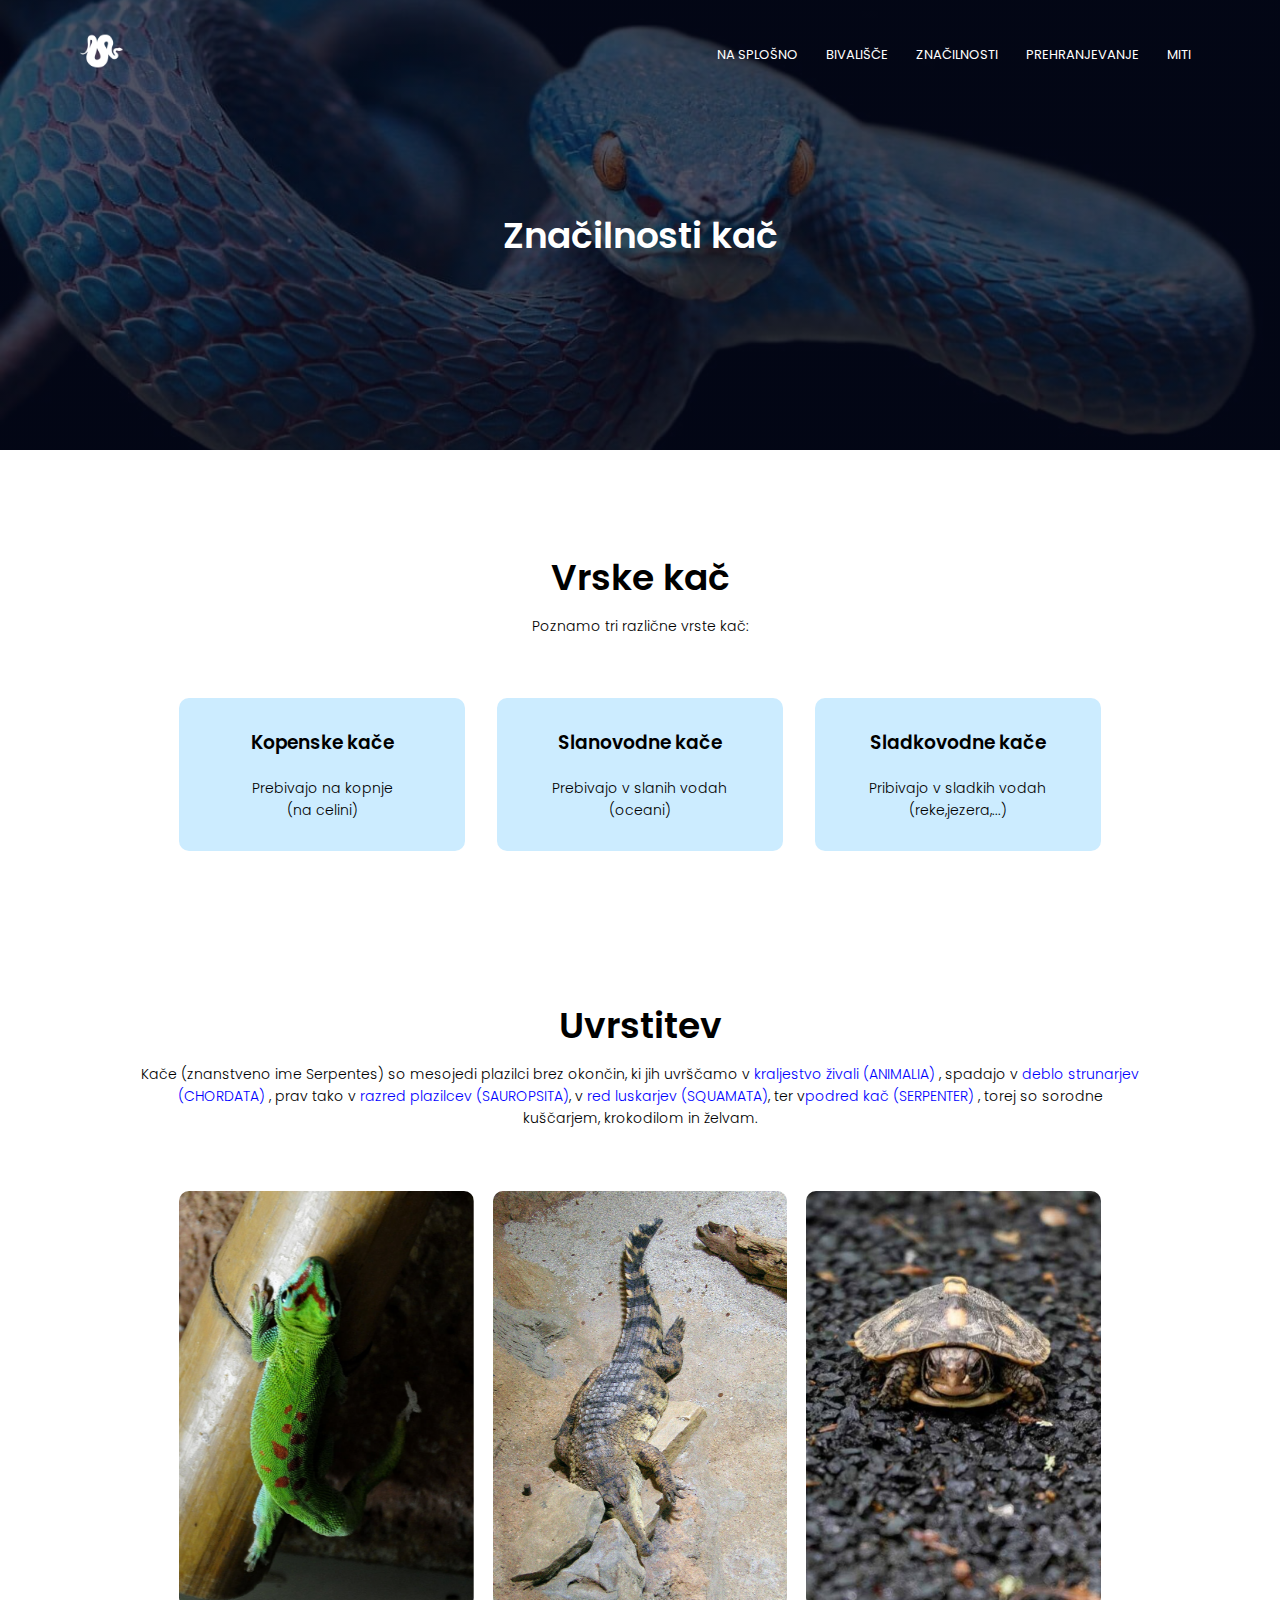
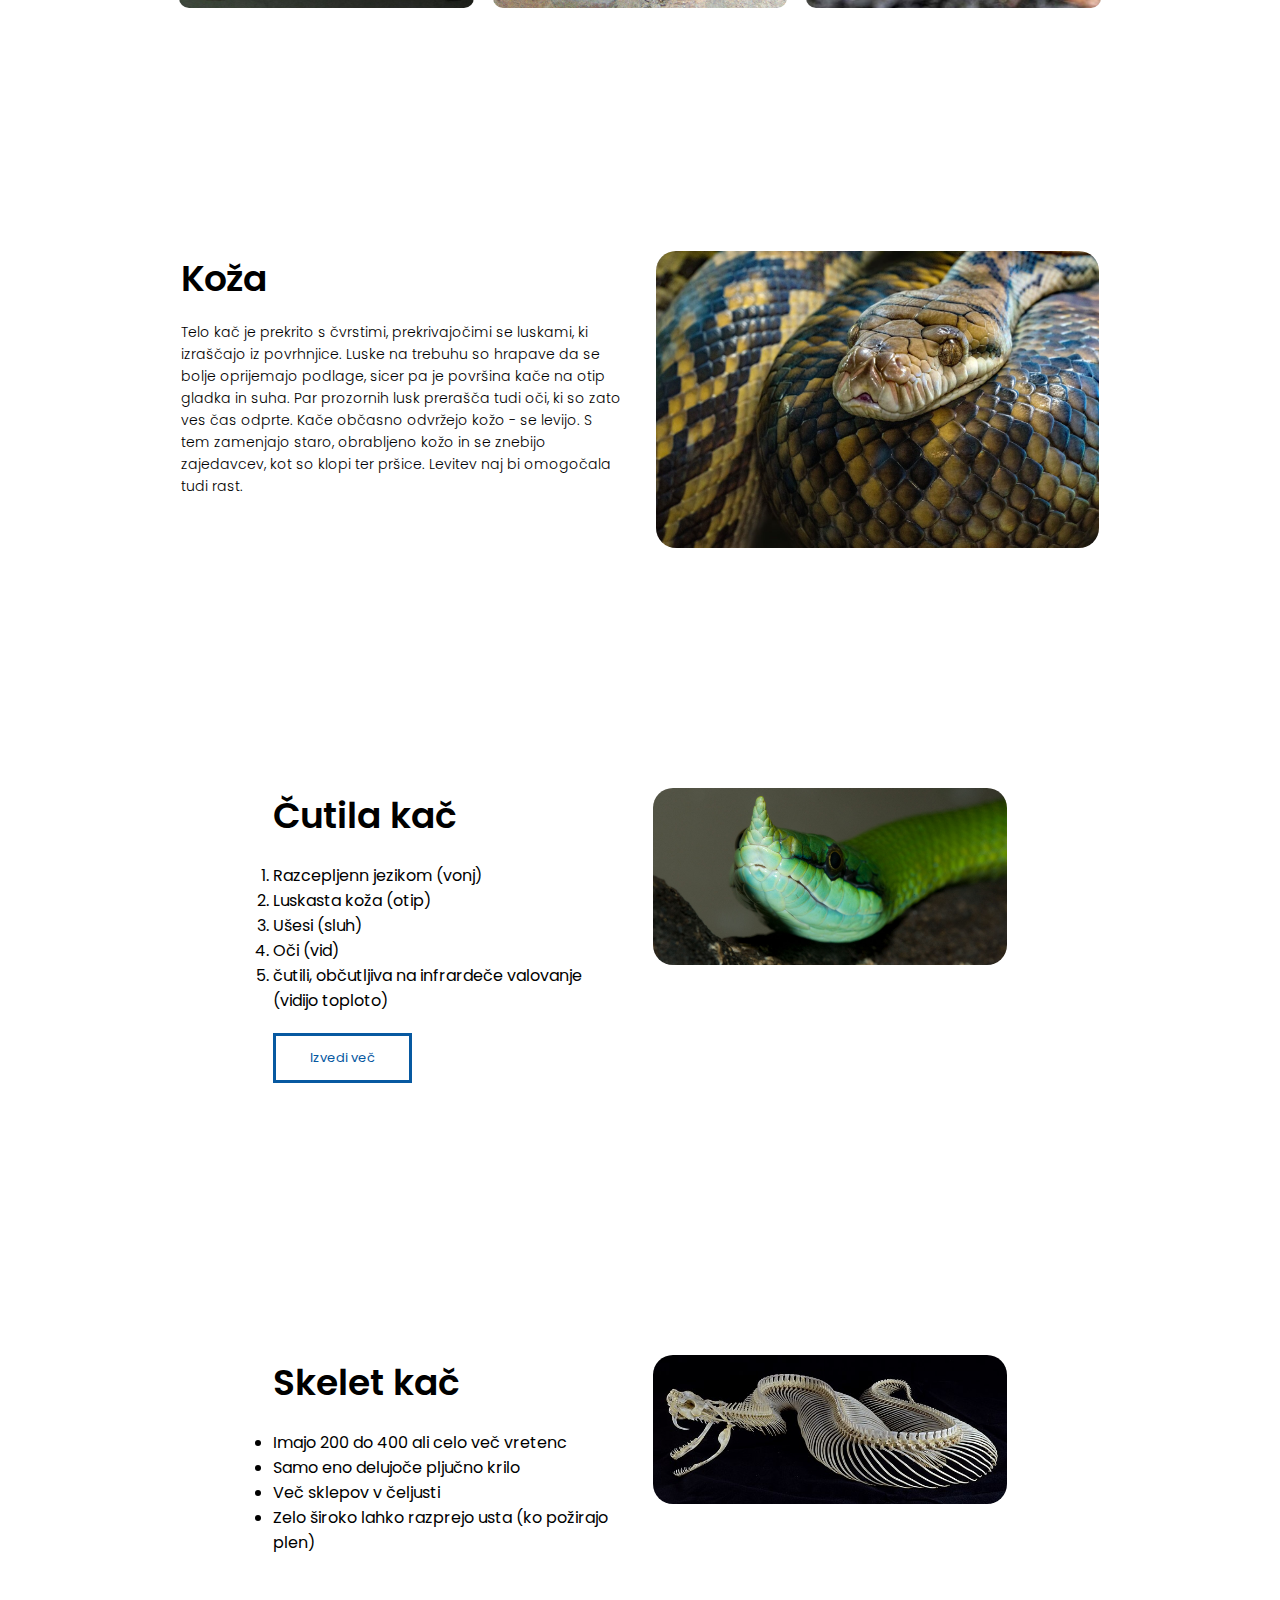
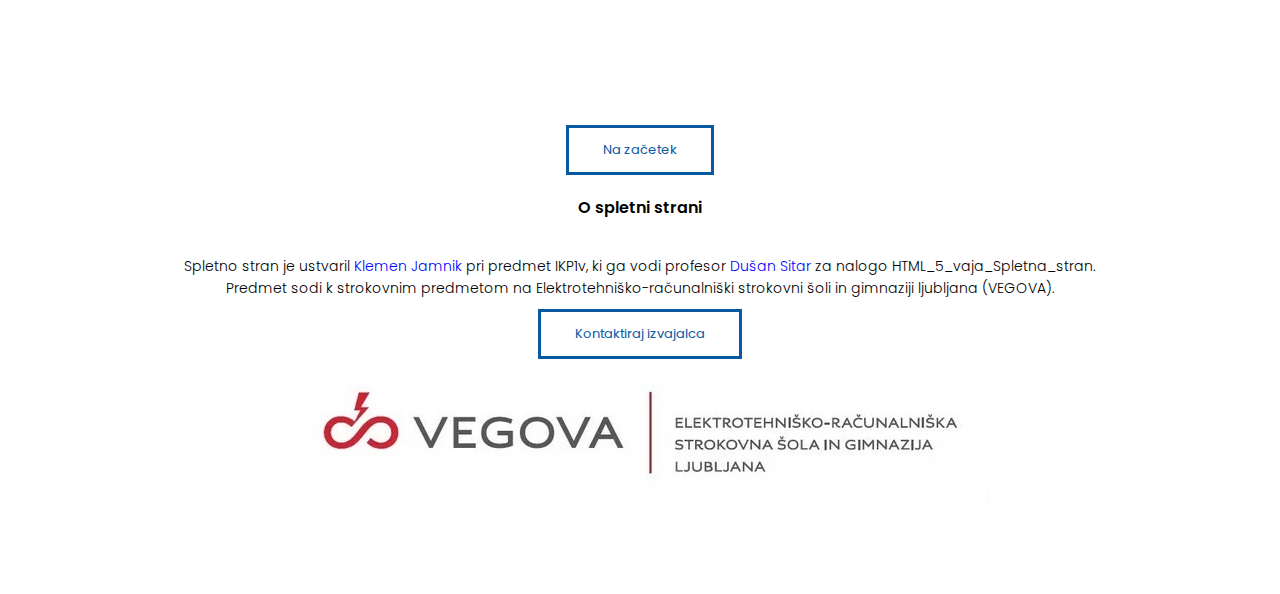
<file: značilnosti.html>
<!DOCTYPE html>
<html>
  <head>
    <meta  name="viewport" content="with=device-width, initial-scale=1.0">
    <title>Snakes</title>
    <link rel="icon" type="image/x-icon" href="2.png">
    <link rel="stylesheet" href="style.css">
    <link rel="preconnect" href="https://fonts.googleapis.com">
<link rel="preconnect" href="https://fonts.gstatic.com" crossorigin>
<link href="https://fonts.googleapis.com/css2?family=Poppins:wght@200;300;400;600;700&display=swap" rel="stylesheet">
  </head>
  <body>

  <section class="zna-header">
    <nav>
        <a href="index.html"><img src="2.png"></a>
        <div class="nav-links" id="navLinks">
          <ul>
            <li><a href="index.html">NA SPLOŠNO</a></li>
            <li><a href="bivališče.html">BIVALIŠČE</a></li>
            <li><a href="značilnosti.html">ZNAČILNOSTI</a></li>
            <li><a href="prehranjevanje.html">PREHRANJEVANJE</a></li>
            <li><a href="miti.html">MITI</a></li>
          </ul>
        </div>
    </nav>  
    <h1 id="značilnosti">Značilnosti kač</h1>

 </section>  

<!------- Značilnosti kač vsebina ------->

<section class="course">
  <h1>Vrske kač</h1>
  <p>Poznamo tri različne vrste kač:</p>

  <div class="row">
    <div class="course-col">
      <h3>Kopenske kače</h3>
      <p>Prebivajo na kopnje <br>(na celini)</p>
    </div>
    <div class="course-col">
      <h3>Slanovodne kače</h3>
      <p>Prebivajo v slanih vodah <br>(oceani)</p>
    </div>
    <div class="course-col">
      <h3>Sladkovodne kače</h3>
      <p>Pribivajo v sladkih vodah <br>(reke,jezera,...)</p>
    </div>
  </div>
  
</section>

<!-------značilnosti kač------->

<section class="campus">
  <h1>Uvrstitev</h12>
  <p>Kače (znanstveno ime Serpentes) so mesojedi plazilci brez okončin, ki jih uvrščamo v  <span>kraljestvo živali (ANIMALIA)</span> , spadajo v <span>deblo strunarjev (CHORDATA)</span> , prav tako v <span>razred plazilcev (SAUROPSITA)</span>, v <span>red luskarjev (SQUAMATA)</span>, ter v<span>podred kač (SERPENTER)</span> , torej so sorodne kuščarjem, krokodilom in želvam.</p>

  <div class="row">
    <div class="campus-col">
      <img src="3.png">
      <div class="layer">
        <h3>Kuščarjem</h3>
      </div>
    </div>
    <div class="campus-col">
      <img src="4.png">
      <div class="layer">
        <h3>Krokodilom</h3>
      </div>
    </div>
    <div class="campus-col">
      <img src="5.png">
      <div class="layer">
        <h3>Želvam</h3>
      </div>
    </div>
  </div>

</section>

<!------- koža -------->

<section class="about-us">
  <div class="row">
    <div class="about-col">
      <h1>Koža </h1>
      <p>Telo kač je prekrito s čvrstimi, prekrivajočimi se luskami, ki izraščajo iz povrhnjice. Luske na trebuhu so hrapave da se bolje oprijemajo podlage, sicer pa je površina kače na otip gladka in suha. Par prozornih lusk prerašča tudi oči, ki so zato ves čas odprte. Kače občasno odvržejo kožo - se levijo. S tem zamenjajo staro, obrabljeno kožo in se znebijo zajedavcev, kot so klopi ter pršice. Levitev naj bi omogočala tudi rast.</p>
    </div>
    <div class="koža">
      <img src="koža_kač.jpeg">
    </div>
  </div>

<!------ čutila kač ------>

<section class="about-us">
  <div class="row">
    <div class="about-col">
      <h1>Čutila kač</h1>
      <ol>
        <li>Razcepljenn jezikom (vonj)</li>
        <li>Luskasta koža (otip)</li>
        <li>Ušesi (sluh)</li>
        <li>Oči (vid)</li>
        <li>čutili, občutljiva na infrardeče valovanje (vidijo toploto)</li>
      </ol> 
      <a href="https://www.calendar-canada.ca/faq/can-snakes-sense-heartbeat" class="hero-btn red-btn" target="_blank">Izvedi več</a>
    </div>
    <div class="about-col">
      <img src="nos.jpg">
    </div>
  </div>

</section>

<!-------skelet kač------>

<section class="about-us">
  <div class="row">
    <div class="about-col">
      <h1>Skelet kač</h1>
      <ul>
        <li>Imajo 200 do 400 ali celo več vretenc</li>
        <li>Samo eno delujoče pljučno krilo​</li>
        <li>Več sklepov v čeljusti​</li>
        <li>Zelo široko lahko razprejo usta (ko požirajo plen)​</li>
      </ul>
    </div>
    <div class="about-col">
      <img src="kosti.png">
    </div>
  </div>

</section>


<!------- footer------>

<section class="footer">
  <a href="#značilnosti" class="hero-btn red-btn">Na začetek</a>
  <h4>O spletni strani</h4>
  <p>Spletno stran je ustvaril <span>Klemen Jamnik</span> pri predmet IKP1v, ki ga vodi profesor <span>Dušan Sitar</span> za nalogo HTML_5_vaja_Spletna_stran. <br>Predmet sodi k strokovnim predmetom na Elektrotehniško-računalniški strokovni šoli in gimnaziji ljubljana (VEGOVA).</p>
  <a href="mailto:info.kjwebsite@gmail.com" class="hero-btn red-btn" target="_blank">Kontaktiraj izvajalca</a>

  <div class="icons">
    <img src="12.webp">
  </div>

</section>

  </body>
</html>
</file>
<file: style.css>
*{
  margin: 0;
  padding: 0;
  font-family: 'Poppins', sans-serif;
}

.header{
  min-height: 100vh;
  width: 100%;
  background-image: linear-gradient(rgba(4,9,30,0.7),rgba(4,9,30,0.7)),url(1.jpg);
  background-position: center;
  background-size: cover;
  position: relative;
}

nav{
  display: flex;
  padding: 2% 6%;
  justify-content: space-between;
  align-items: center;
}

nav img{
  width: 50px; 
}

.nav-links{
  flex: 1;
  text-align: right;
}

.nav-links ul li{
list-style: none;
  display: inline-block;
  padding: 8px 12px;
  position: relative;
}

.nav-links ul li a{
  color: #fff;
  text-decoration: none;
  font-size: 13px;
}

.nav-links ul li::after{
  content: '';
  width: 0%;
  height: 2px;
  background: #a10707;
  display: block;
  margin: auto;
  transition: 0.5s;
}

.nav-links ul li:hover::after{
  width: 100%;
}

.text-box{
  width: 90%;
  color: #fff;
  position: absolute;
  top: 50%;
  left: 50%;
  transform: translate(-50%,-50%);
  text-align: center;
}

.text-box h1{
  font-size: 62px;
}

.text-box p{
  margin: 10px 0 40px;
  font-size: 20px;
  color: #fff;
}

.hero-btn{
  display: inline-block;
  text-decoration: none;
  color: #fff;
  border: 2px solid #fff;
  padding: 12px 34px;
  font-size: 13px;
  background: transparent;
  position: relative;
  cursor: pointer;
}

.hero-btn:hover{
  background: #0759a1;
  transition: 1s;
  border: 2px solid #fff;
}

/*----- vrstekač -----*/

.course{
  width: 80%;
  margin: auto;
  text-align: center;
  padding-top: 100px;
}

h1{
  font-size: 36px;
  font-weight: 600;
}

p{
  color: black;
  font-size: 14px;
  font-weight: 300;
  line-height: 22px;
  padding: 10px;
}

.row{
  margin: 5%;
  display: flex;
  justify-content: space-between
}

.course-col{
  flex-basis: 31%;
  background: #ccecff;
  border-radius: 10px;
  margin-bottom: 5%;
  padding: 20px 12px;
  box-sizing: border-box;
  transition: 0.5s;
}

h3{
  text-align: center;
  font-weight: 600;
  margin: 10px 0;
}

.course-col:hover{
  box-shadow: 0 0 20px 0px rgba(0,0,0,0.2);
}

/*------- campus ----*/

.campus{
  width: 80%;
  margin: auto;
  text-align: center;
  padding-top: 50px;
}

.campus-col{
  flex-basis: 32%;
  border-radius: 10px;
  margin-bottom: 30px;
  position: relative;
  overflow: hidden;
}

.campus-col img{
  width: 100%;
  display: block;
}

.layer{
  background: transparent;
  height: 100%;
  width: 100%;
  position: absolute;
  top: 0;
  left: 0;
  transition: 0.5s;
}

.layer:hover{
  background: rgba(99, 183, 231, 0.7);
}

.layer h3{
  width: 100%;
  font-weight: 500;
  color: #fff;
  font-size: 26px;
  bottom: 0;
  left: 50%;
  transform: translateX(-50%);
  position: absolute;
  opacity: 0;
  transition: 0.5s;
}

.layer:hover h3{
  bottom: 49%;
  opacity: 1;
}

/*------- facilities ------*/

.facilities{
  width: 80%;
  margin: auto;
  text-align: center;
  padding-top: 100px;
}

.facilities-col{
  flex-basis: 31%;
  border-radius: 10px;
  margin-bottom: 5%;
  text-align: center;
}

.facilities-col img{
  width: 100%;
  border-radius: 10px;
}

.facilities-col p{
  padding: 0;
}

.facilities-col h3{
  margin-top: 16px;
  margin-bottom: 15px;
  text-align: center;
}

/*------ testimonials -----*/

.testimonials{
  width: 90%;
  margin: auto;
  padding-top: 100px;
  text-align: center;
}

.testimonial-col{
  flex-basis:42%;
  border-radius: 10px;
  margin-bottom: 5%;
  text-align: left;
  background: #ccecff;
  padding: 25px;
  cursor: pointer;
  display: flex;
}

.testimonial-col img{
  height: 80px;
  margin-left: 5px;
  margin-right: 30px;
  border-radius: 80%;
}

.testimonial-col p{
  padding: 0;
}

.testimonial-col h3{
  margin-top: 15px;
  text-align: left;
}

/*----- call to action-----*/

.cta{
  margin: 100px auto;
  width: 80%;
  background-image: linear-gradient(rgba(0,0,0,0.7),rgba(0,0,0,0.7)),url(11.jpg);
  background-position: center;
  background-size: cover;
  border-radius: 10px;
  text-align: center;
  padding: 100px 0;
}

.cta h1{
  color: #fff;
  margin-bottom: 40px;
  padding: 0;
}

/*------footer------*/

.footer{
  width: 100%;
  text-align: center;
  padding: 30px 0;
}

.footer h4{
  margin-bottom: 25px;
  margin-top: 20px;
  font-weight: 600;
}

span {
  color: blue;
}

/*------ o spletni strani -----*/

.sub-header{
    height: 50vh;
    width: 100%;
    background-image: linear-gradient(rgba(4,9,30,0.7),rgba(4,9,30,0.7)),url(ozadje.png);
    background-position: center;
    background-size: cover;
    text-align: center;
    color: #fff;
  }

.sub-header h1{
  margin-top: 100px;
}

.about-us{
  width: 80%;
  margin: auto;
  padding-top: 80px;
  padding-bottom: 50px;
}

.about-col{
  flex-basis: 48%;
  padding: 30px 2px;
}

.about-col img{
  width: 100%;
  border-radius: 20px;
}

.about-col h1{
  padding-top: 0;
}

.about-col p{
  padding: 15px 0 25px;
}

.red-btn{
  border: 3px solid #0759a1;
  background: transparent;
  color: #0759a1;
}

.red-btn:hover{
  color: #fff;
}

/*--------značilnosti kač------*/

.zna-header{
  height: 50vh;
  width: 100%;
  background-image: linear-gradient(rgba(4,9,30,0.7),rgba(4,9,30,0.7)),url(vrske_kač.png);
  background-position: center;
  background-size: cover;
  text-align: center;
  color: #fff;
}

.zna-header h1{
  margin-top: 100px;
}

/*------koža------*/

.koža{
  flex-basis: 48%;
  padding: 30px 2px;
}

.koža img{
  width: 100%;
  border-radius: 20px;
}

/*-----čutila----*/

.about-col ol{
  margin-top: 20px;
  margin-bottom: 20px;
}

.about-col li{
  margin-bottom: 2pxpx;
}

.čutila img{
  width: 100%;
  border-radius: 20px;
}

/*------skelet kač------*/

.about-col ul{
  margin-top: 20px;
  margin-bottom: 20px;
}

.skelet img{
  width: 100%;
  border-radius: 20px;
}

/*------prehranjevanje------*/

.pre-header{
  height: 50vh;
  width: 100%;
  background-image: linear-gradient(rgba(4,9,30,0.7),rgba(4,9,30,0.7)),url(ozadje.2.png);
  background-position: center;
  background-size: cover;
  text-align: center;
  color: #fff;
}

.pre-header h1{
  margin-top: 100px;
}

/*----- prehranjevanje-------*/

.prehranjevanje{
  width: 80%;
  margin: auto;
  padding: 60px 0;
}

.besedilo-left{
  flex-basis: 65%;
}

.besedilo-left img{
  width: 100%;
  border-radius: 20px;
}

.besedilo-left h2{
  font-weight: 600;
  margin: 30px 0;
}

.besedilo-left p{
  color: #999;
}

/*--------tabele---------*/

@import url('https://fonts.googleapis.com/css2?family=Poppins:wght@200;300;400;600;700&family=Roboto:ital,wght@0,300;1,400&display=swap');

.tabela{
  box-sizing: border-box; 
  margin: 40px;
}

body{
  font-family: 'Roboto', sans-serif;
}

.tabela_vrst{
  max-width: 900px;
  border: 1px solid #00bcd4;
  background-color: #efefef33;
  padding: 15px;
  overflow: auto;
  margin:auto ;
  border-radius: 4px;
}

.tabela_vrst h2{
  margin-bottom: 20px;
  text-align: center;
}

table{
  width: 100%;
  font-size: 13px;
  color: #444;
  white-space: nowrap;
  border-collapse: collapse;
}

table>thead{
  background-color: #00bcd4;
  color: #fff;
}

table>thead th{
  padding: 15px;
}

table th,
table td{
  border: 1px solid #00000017;
  padding: 10px 15px;
}

table>tbody>tr>td>img{
  display: inline-block;
  width: 60px;
  height: 60px;
  object-fit: cover;
  border-radius: 50%;
  border: 4px solid #fff;
  box-shadow: 0 2px 6px #0003;
}

.action_btn{
  display: flex;
  justify-content: center;
  gap: 10px;
}
.action_btn>a{
  text-decoration: none;
  color: #444;
  background: #fff;
  border: 1px solid orange;
  display: inline-block;
  padding: 7px 20px;
  font-weight: bold;
  border-radius: 3px;
  transition: 0.3s ease-in-out;
}

.action_btn>a:nth-child(1){
  border-color: #26a69a
}

.action_btn>a:hover{
  box-shadow: 0 3px 8px #0003;
}

table>tbody>tr{
  background-color: #fff;
  transition: 0.3s ease-in-out;
}

table>tbody>tr:nth-child(even){
  background-color: rgba(238,238,238 );
}

/*----svoje mnenje-------*/

.comment-box{
  border: 1px solid #ccc;
  margin: 50px 0;
  padding: 10px 20px;
}

.comment-box h3{
  text-align: left;
}

.mnenje input, .mnenje textarea{
  width: 100%;
  padding: 10px;
  margin: 15px 0;
  box-sizing: border-box;
  border: none;
  outline: none;
  background: #f0f0f0;
}

.mnenje button{
  margin: 10px 0;
}

/*-------miti okačah-------*/

.miti-header{
  height: 50vh;
  width: 100%;
  background-image: linear-gradient(rgba(4,9,30,0.7),rgba(4,9,30,0.7)),url(ozadje.3.png);
  background-position: center;
  background-size: cover;
  text-align: center;
  color: #fff;
}

.miti-header h1{
  margin-top: 100px;
}

/*------tropska hiša------*/

.besedilo-left img{
  margin-bottom: 20px;
  margin-top: 20px;
}


/*-------zemljevid------*/


.location h5{
  margin-bottom: 20px;
  text-align: center;
  font-size: 20px;

}
</file>
